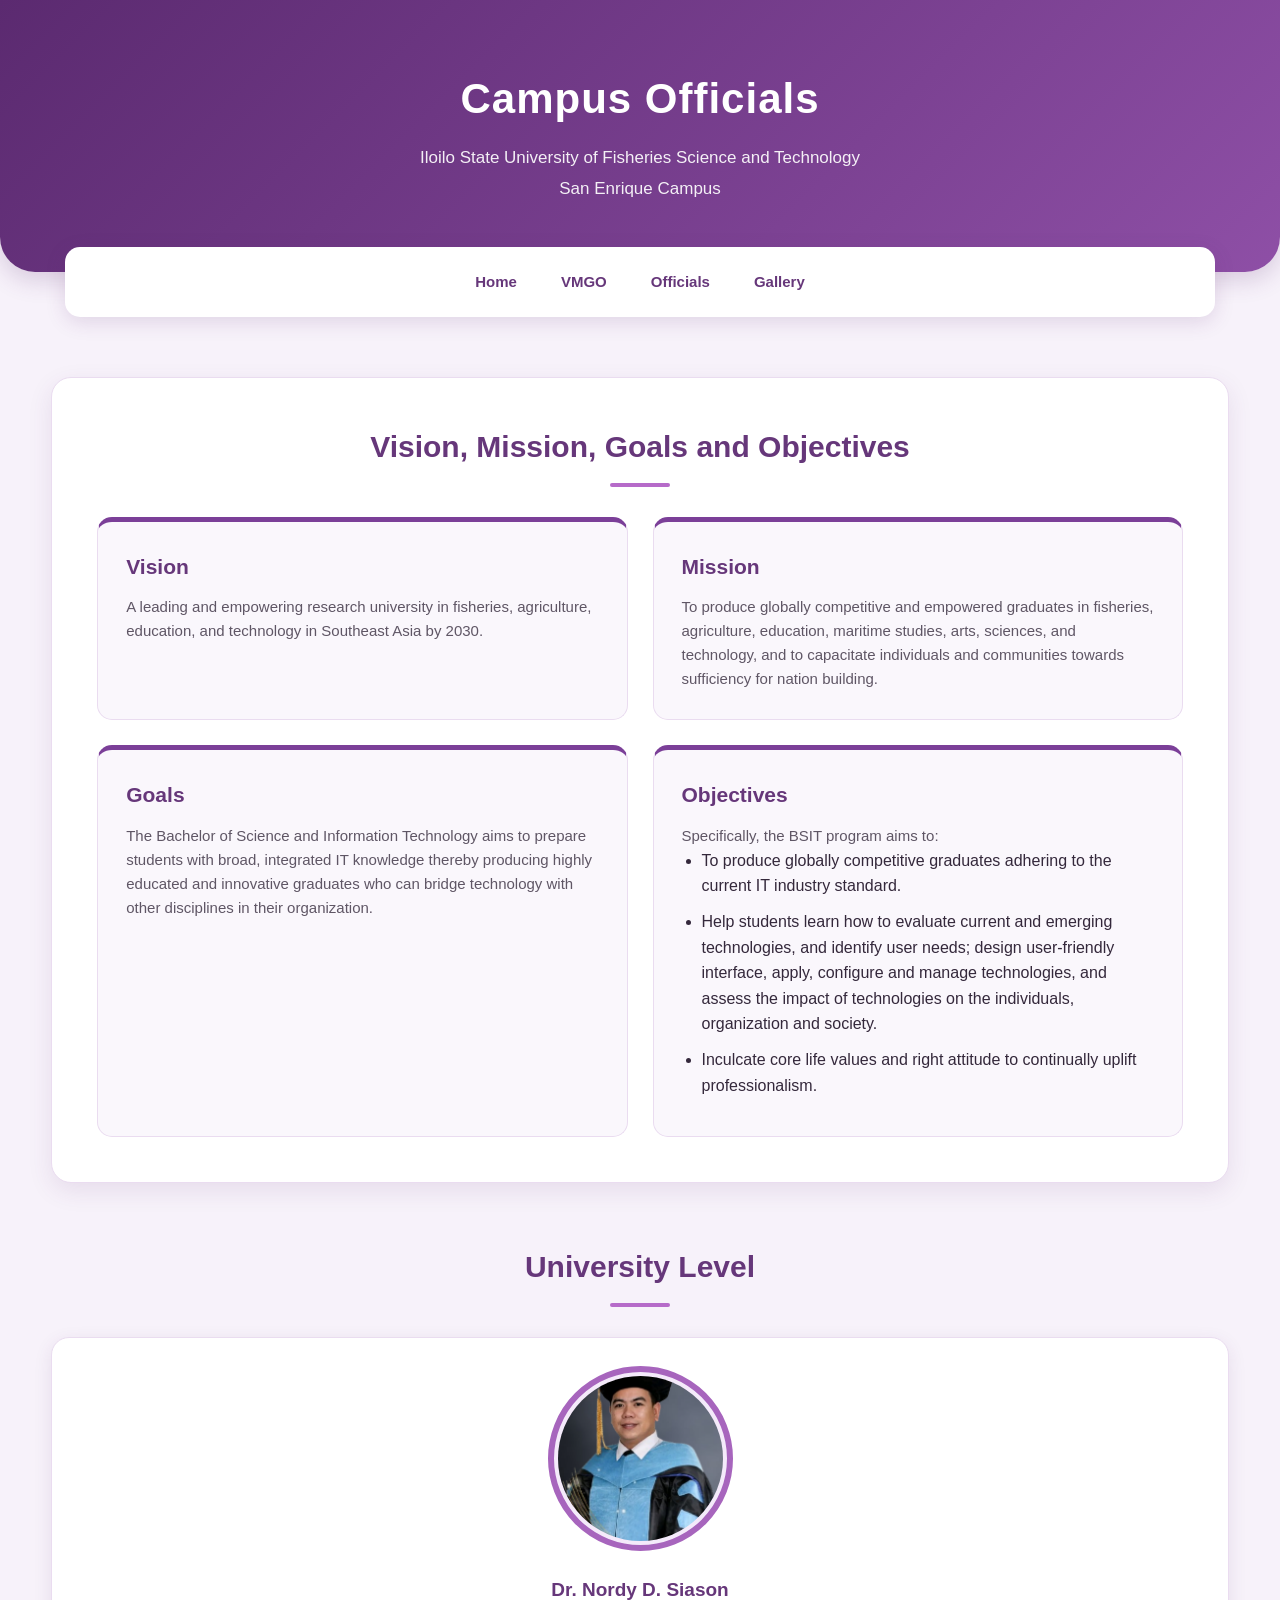
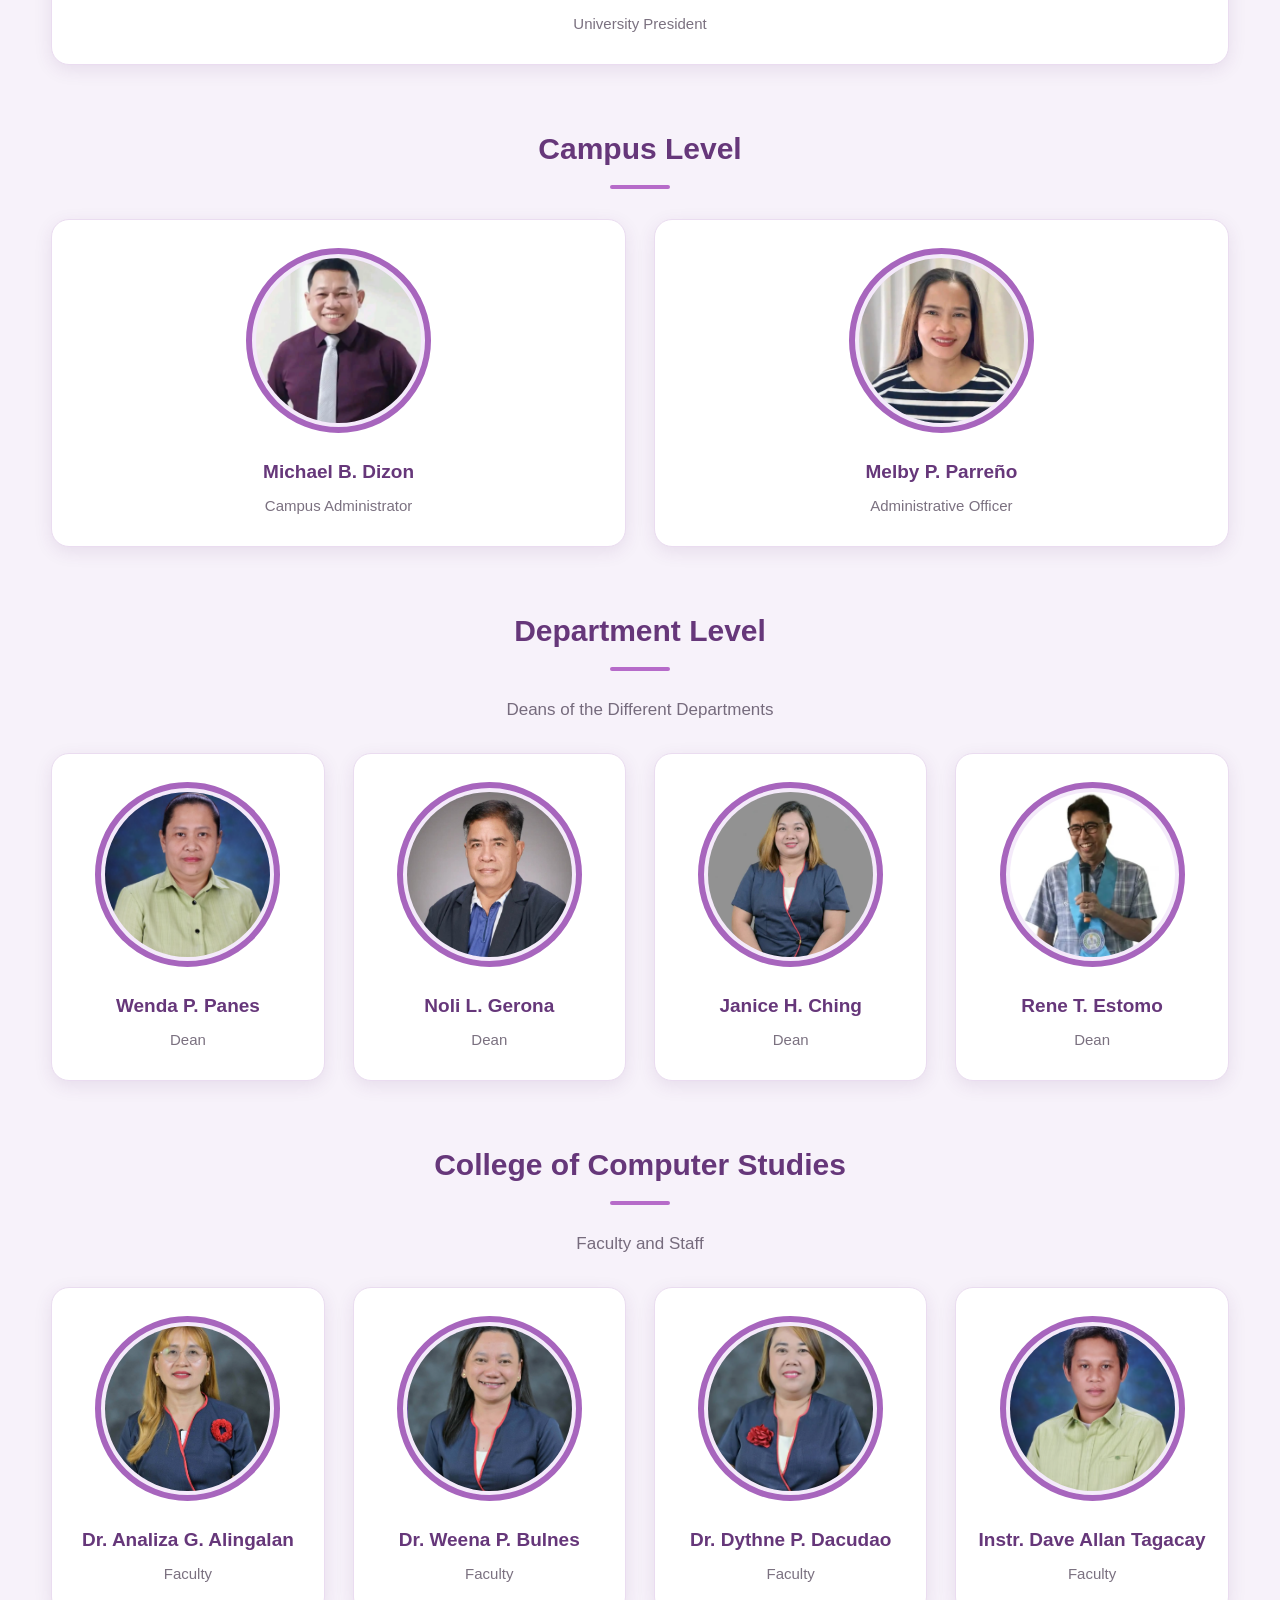
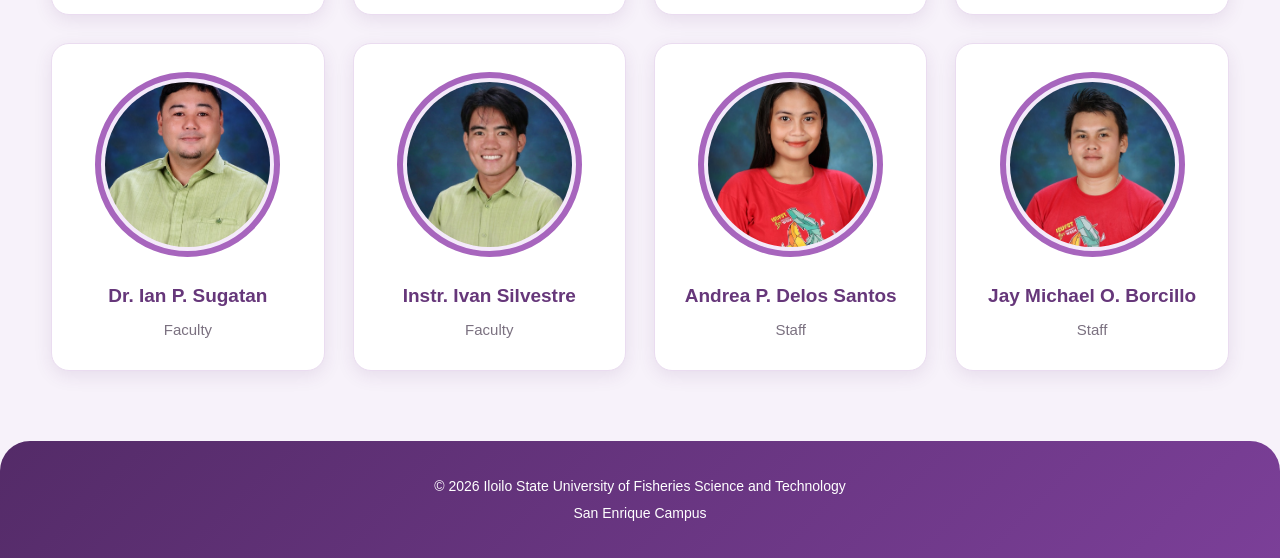
<file: index.html>
<!DOCTYPE html>
<html lang="en">

<head>

    <meta charset="UTF-8">

    <meta name="viewport" content="width=device-width, initial-scale=1.0">

    <title>ISUFST San Enrique Campus</title>

    <link rel="stylesheet" href="style.css">

</head>

<body>


    <!-- ========================================
         HEADER
    ========================================= -->

    <header id="home">

        <h1>Campus Officials</h1>

        <p>
            Iloilo State University of Fisheries Science and Technology
        </p>

        <p>
            San Enrique Campus
        </p>

    </header>


    <!-- ========================================
         NAVIGATION
    ========================================= -->

    <nav class="navbar">

        <a href="#home">Home</a>

        <a href="#vmgo">VMGO</a>

        <a href="#officials">Officials</a>

        <a href="event.html">Gallery</a>

    </nav>


    <!-- ========================================
         VMGO
    ========================================= -->

    <section class="vmgo-section" id="vmgo">

        <h2>
            Vision, Mission, Goals and Objectives
        </h2>


        <div class="vmgo-container">


            <!-- VISION -->

            <div class="vmgo-card">

                <h3>Vision</h3>

                <p>
                    A leading and empowering research university in
                    fisheries, agriculture, education, and technology
                    in Southeast Asia by 2030.
                </p>

            </div>


            <!-- MISSION -->

            <div class="vmgo-card">

                <h3>Mission</h3>

                <p>
                    To produce globally competitive and empowered
                    graduates in fisheries, agriculture, education,
                    maritime studies, arts, sciences, and technology,
                    and to capacitate individuals and communities
                    towards sufficiency for nation building.
                </p>

            </div>


            <!-- GOALS -->

            <div class="vmgo-card">

                <h3>Goals</h3>

                <p>
                    The Bachelor of Science and Information Technology
                    aims to prepare students with broad, integrated IT
                    knowledge thereby producing highly educated and
                    innovative graduates who can bridge technology
                    with other disciplines in their organization.
                </p>

            </div>


            <!-- OBJECTIVES -->

            <div class="vmgo-card">

                <h3>Objectives</h3>

                <p>
                    Specifically, the BSIT program aims to:
                </p>

                <ul>

                    <li>
                        To produce globally competitive graduates
                        adhering to the current IT industry standard.
                    </li>

                    <li>
                        Help students learn how to evaluate current
                        and emerging technologies, and identify user
                        needs; design user-friendly interface, apply,
                        configure and manage technologies, and assess
                        the impact of technologies on the individuals,
                        organization and society.
                    </li>

                    <li>
                        Inculcate core life values and right attitude
                        to continually uplift professionalism.
                    </li>

                </ul>

            </div>


        </div>

    </section>


    <!-- ========================================
         OFFICIALS
    ========================================= -->

    <section id="officials">

        <h2>University Level</h2>


        <div class="officials">


            <!-- UNIVERSITY PRESIDENT -->

            <div class="official">

                <img
                    src="DrSiason.png"
                    alt="Dr. Nordy D. Siason"
                >

                <h3>
                    Dr. Nordy D. Siason
                </h3>

                <p class="position">
                    University President
                </p>

            </div>


        </div>

    </section>


    <!-- ========================================
         CAMPUS LEVEL
    ========================================= -->

    <section>

        <h2>Campus Level</h2>


        <div class="officials">


            <!-- CAMPUS ADMINISTRATOR -->

            <div class="official">

                <img
                    src="campusad.png"
                    alt="Michael B. Dizon"
                >

                <h3>
                    Michael B. Dizon
                </h3>

                <p class="position">
                    Campus Administrator
                </p>

            </div>


            <!-- ADMINISTRATIVE OFFICER -->

            <div class="official">

                <img
                    src="administrative-officer.jpg"
                    alt="Melby P. Parreño"
                >

                <h3>
                    Melby P. Parreño
                </h3>

                <p class="position">
                    Administrative Officer
                </p>

            </div>


        </div>

    </section>


    <!-- ========================================
         DEPARTMENT LEVEL
    ========================================= -->

    <section>

        <h2>Department Level</h2>

        <p class="subheading">
            Deans of the Different Departments
        </p>


        <div class="officials">


            <!-- DEAN 1 -->

            <div class="official">

                <img
                    src="dean-1.png"
                    alt="Wenda P. Panes"
                >

                <h3>
                    Wenda P. Panes
                </h3>

                <p class="position">
                    Dean
                </p>

            </div>


            <!-- DEAN 2 -->

            <div class="official">

                <img
                    src="dean-2.jpg"
                    alt="Noli L. Gerona"
                >

                <h3>
                    Noli L. Gerona
                </h3>

                <p class="position">
                    Dean
                </p>

            </div>


            <!-- DEAN 3 -->

            <div class="official">

                <img
                    src="dean-3.jpg"
                    alt="Janice H. Ching"
                >

                <h3>
                    Janice H. Ching
                </h3>

                <p class="position">
                    Dean
                </p>

            </div>


            <!-- DEAN 4 -->

            <div class="official">

                <img
                    src="dean-4.jpg"
                    alt="Rene T. Estomo"
                >

                <h3>
                    Rene T. Estomo
                </h3>

                <p class="position">
                    Dean
                </p>

            </div>


        </div>

    </section>


    <!-- ========================================
         CCS FACULTY AND STAFF
    ========================================= -->

    <section>

        <h2>
            College of Computer Studies
        </h2>

        <p class="subheading">
            Faculty and Staff
        </p>


        <div class="officials">


            <!-- FACULTY 1 -->

            <div class="official">

                <img
                    src="faculty-1.png"
                    alt="Dr. Analiza G. Alingalan"
                >

                <h3>
                    Dr. Analiza G. Alingalan
                </h3>

                <p class="position">
                    Faculty
                </p>

            </div>


            <!-- FACULTY 2 -->

            <div class="official">

                <img
                    src="faculty-2.png"
                    alt="Dr. Weena P. Bulnes"
                >

                <h3>
                    Dr. Weena P. Bulnes
                </h3>

                <p class="position">
                    Faculty
                </p>

            </div>


            <!-- FACULTY 3 -->

            <div class="official">

                <img
                    src="faculty-3.png"
                    alt="Dr. Dythne P. Dacudao"
                >

                <h3>
                    Dr. Dythne P. Dacudao
                </h3>

                <p class="position">
                    Faculty
                </p>

            </div>


            <!-- FACULTY 4 -->

            <div class="official">

                <img
                    src="faculty-4.png"
                    alt="Instr. Dave Allan Tagacay"
                >

                <h3>
                    Instr. Dave Allan Tagacay
                </h3>

                <p class="position">
                    Faculty
                </p>

            </div>


            <!-- FACULTY 5 -->

            <div class="official">

                <img
                    src="faculty-5.png"
                    alt="Dr. Ian P. Sugatan"
                >

                <h3>
                    Dr. Ian P. Sugatan
                </h3>

                <p class="position">
                    Faculty
                </p>

            </div>


            <!-- FACULTY 6 -->

            <div class="official">

                <img
                    src="faculty-6.png"
                    alt="Instr. Ivan Silvestre"
                >

                <h3>
                    Instr. Ivan Silvestre
                </h3>

                <p class="position">
                    Faculty
                </p>

            </div>


            <!-- STAFF 1 -->

            <div class="official">

                <img
                    src="staff-1.png"
                    alt="Andrea P. Delos Santos"
                >

                <h3>
                    Andrea P. Delos Santos
                </h3>

                <p class="position">
                    Staff
                </p>

            </div>


            <!-- STAFF 2 -->

            <div class="official">

                <img
                    src="staff-2.png"
                    alt="Jay Michael O. Borcillo"
                >

                <h3>
                    Jay Michael O. Borcillo
                </h3>

                <p class="position">
                    Staff
                </p>

            </div>


        </div>

    </section>


    <!-- ========================================
         FOOTER
    ========================================= -->

    <footer>

        <p>
            © 2026 Iloilo State University of Fisheries Science and Technology
        </p>

        <p>
            San Enrique Campus
        </p>

    </footer>


</body>

</html>
</file>
<file: style.css>
/* ========================================
   GENERAL
======================================== */

* {
    margin: 0;
    padding: 0;
    box-sizing: border-box;
}

html {
    scroll-behavior: smooth;
}

body {
    font-family: "Segoe UI", Arial, sans-serif;
    background: #f7f2fa;
    color: #34283b;
    line-height: 1.6;
}


/* ========================================
   HEADER
======================================== */

header {
    background: linear-gradient(135deg, #5b2a70, #8e4fa6);
    color: white;
    text-align: center;
    padding: 65px 20px;

    border-bottom-left-radius: 35px;
    border-bottom-right-radius: 35px;

    box-shadow: 0 8px 25px rgba(91, 42, 112, 0.2);
}

header h1 {
    font-size: 42px;
    margin-bottom: 12px;
    letter-spacing: 1px;
}

header p {
    font-size: 17px;
    margin: 4px 0;
    opacity: 0.92;
}


/* ========================================
   NAVIGATION
======================================== */

.navbar {
    width: 92%;
    max-width: 1150px;

    margin: -25px auto 0;

    background: white;

    display: flex;
    justify-content: center;
    align-items: center;

    gap: 8px;
    padding: 12px 18px;

    position: sticky;
    top: 15px;

    z-index: 1000;

    border-radius: 15px;

    box-shadow: 0 5px 20px rgba(91, 42, 112, 0.15);
}

.navbar a {
    color: #66377a;

    text-decoration: none;

    font-size: 15px;
    font-weight: 600;

    padding: 11px 18px;

    border-radius: 9px;

    transition: all 0.3s ease;
}

.navbar a:hover {
    background: #7b3f98;
    color: white;

    transform: translateY(-2px);
}


/* ========================================
   SECTIONS
======================================== */

section {
    width: 92%;
    max-width: 1200px;

    margin: 60px auto;
}

section h2 {
    text-align: center;

    color: #66377a;

    font-size: 30px;

    margin-bottom: 12px;
}

section h2::after {
    content: "";

    display: block;

    width: 60px;
    height: 4px;

    background: #b66bc9;

    margin: 12px auto 25px;

    border-radius: 20px;
}

.subheading {
    text-align: center;

    color: #766b7d;

    font-size: 17px;

    font-weight: normal;

    margin-bottom: 30px;
}


/* ========================================
   VMGO
======================================== */

.vmgo-section {
    background: white;

    width: 92%;
    max-width: 1200px;

    padding: 45px;

    border-radius: 20px;

    box-shadow: 0 8px 25px rgba(91, 42, 112, 0.1);

    border: 1px solid #eadcf0;
}

.vmgo-container {
    display: grid;

    grid-template-columns: repeat(2, 1fr);

    gap: 25px;

    margin-top: 30px;
}

.vmgo-card {
    background: #faf7fc;

    padding: 28px;

    border-radius: 15px;

    border: 1px solid #eadcf0;

    border-top: 5px solid #7b3f98;

    transition: all 0.3s ease;
}

.vmgo-card:hover {
    transform: translateY(-6px);

    box-shadow: 0 10px 25px rgba(91, 42, 112, 0.12);
}

.vmgo-card h3 {
    color: #66377a;

    font-size: 21px;

    margin-bottom: 12px;
}

.vmgo-card p {
    font-size: 15px;

    color: #5f5665;
}

.vmgo-card ul {
    padding-left: 20px;
}

.vmgo-card li {
    margin-bottom: 10px;
}


/* ========================================
   OFFICIALS
======================================== */

.officials {
    display: grid;

    grid-template-columns:
        repeat(auto-fit, minmax(230px, 1fr));

    gap: 28px;

    margin-top: 30px;
}

.official {
    background: white;

    text-align: center;

    padding: 28px 20px;

    border-radius: 18px;

    border: 1px solid #eadcf0;

    box-shadow:
        0 5px 18px rgba(91, 42, 112, 0.1);

    transition: all 0.3s ease;
}

.official:hover {
    transform: translateY(-8px);

    box-shadow:
        0 12px 28px rgba(91, 42, 112, 0.18);
}


/* ========================================
   OFFICIAL IMAGE
======================================== */

.official img {
    width: 185px;

    height: 185px;

    object-fit: cover;

    object-position: center;

    border-radius: 50%;

    border: 6px solid #a765bd;

    padding: 4px;

    background: #f4eafa;

    margin-bottom: 16px;
}


/* ========================================
   OFFICIAL NAME
======================================== */

.official h3 {
    color: #66377a;

    font-size: 19px;

    margin-bottom: 7px;
}


/* ========================================
   POSITION
======================================== */

.position {
    color: #7b7180;

    font-size: 15px;
}


/* ========================================
   EVENT SECTION
======================================== */

.event-section {
    width: 92%;

    max-width: 1200px;

    margin: 60px auto;

    background: white;

    padding: 45px;

    border-radius: 20px;

    box-shadow:
        0 8px 25px rgba(91, 42, 112, 0.1);
}

.event-section h2 {
    text-align: center;

    color: #66377a;

    font-size: 30px;

    margin-bottom: 10px;
}

.event-description {
    text-align: center;

    color: #716777;

    font-size: 16px;

    margin-bottom: 35px;
}


/* ========================================
   EVENT GRID
======================================== */

.event-gallery {
    display: grid;

    grid-template-columns:
        repeat(3, 1fr);

    gap: 28px;
}


/* ========================================
   EVENT CARD
======================================== */

.event-card {
    background-color: #faf7fc;

    border-radius: 16px;

    overflow: hidden;

    border: 1px solid #eadcf0;

    box-shadow:
        0 5px 15px rgba(91, 42, 112, 0.1);

    transition: all 0.3s ease;
}

.event-card:hover {
    transform: translateY(-8px);

    box-shadow:
        0 12px 25px rgba(91, 42, 112, 0.17);
}


/* ========================================
   EVENT IMAGE
======================================== */

.event-card img {
    width: 100%;

    height: 250px;

    object-fit: cover;

    object-position: center;

    display: block;

    background: #eee4f3;
}


/* ========================================
   EVENT INFORMATION
======================================== */

.event-info {
    padding: 22px;

    text-align: center;
}

.event-info h3 {
    color: #66377a;

    font-size: 20px;

    margin-bottom: 8px;
}

.event-info p {
    color: #716777;

    font-size: 14px;

    line-height: 1.6;
}


/* ========================================
   MEDIA TITLES
======================================== */

.media-title {
    color: #66377a;

    text-align: center;

    font-size: 23px;

    margin-top: 35px;

    margin-bottom: 22px;
}


/* ========================================
   PHOTO GALLERY
======================================== */

.photo-gallery {
    display: grid;

    grid-template-columns:
        repeat(3, 1fr);

    gap: 25px;

    margin-bottom: 40px;
}


/* ========================================
   PHOTO CARD
======================================== */

.photo-card {
    background-color: white;

    border-radius: 16px;

    overflow: hidden;

    text-align: center;

    border: 1px solid #eadcf0;

    box-shadow:
        0 5px 15px rgba(91, 42, 112, 0.1);

    transition: all 0.3s ease;
}

.photo-card:hover {
    transform: translateY(-7px);

    box-shadow:
        0 12px 25px rgba(91, 42, 112, 0.17);
}


/* ========================================
   PHOTO
======================================== */

.photo-card img {
    width: 100%;

    height: 250px;

    object-fit: cover;

    object-position: center;

    display: block;

    background: #eee4f3;
}


/* ========================================
   PHOTO TITLE
======================================== */

.photo-card h3 {
    color: #66377a;

    font-size: 18px;

    padding: 16px;
}


/* ========================================
   VIDEO GALLERY
======================================== */

.video-gallery {
    display: grid;

    grid-template-columns:
        repeat(2, 1fr);

    gap: 30px;

    margin-bottom: 50px;
}


/* ========================================
   VIDEO CARD
======================================== */

.video-card {
    background-color: white;

    border-radius: 16px;

    overflow: hidden;

    border: 1px solid #eadcf0;

    box-shadow:
        0 5px 15px rgba(91, 42, 112, 0.1);

    transition: all 0.3s ease;
}

.video-card:hover {
    transform: translateY(-7px);

    box-shadow:
        0 12px 25px rgba(91, 42, 112, 0.17);
}


/* ========================================
   VIDEO
======================================== */

.video-card video {
    width: 100%;

    height: 300px;

    display: block;

    background-color: #2f1838;
}


/* ========================================
   VIDEO INFO
======================================== */

.video-info {
    padding: 22px;

    text-align: center;
}

.video-info h3 {
    color: #66377a;

    font-size: 20px;

    margin-bottom: 8px;
}

.video-info p {
    color: #716777;

    font-size: 14px;
}


/* ========================================
   FOOTER
======================================== */

footer {
    background: linear-gradient(
        135deg,
        #542b68,
        #7b3f98
    );

    color: white;

    text-align: center;

    padding: 30px 20px;

    margin-top: 70px;

    border-top-left-radius: 30px;

    border-top-right-radius: 30px;
}

footer p {
    margin: 4px 0;

    font-size: 14px;
}


/* ========================================
   RESPONSIVE - 1000px
======================================== */

@media (max-width: 1000px) {

    .vmgo-container {
        grid-template-columns: 1fr;
    }

    .event-gallery {
        grid-template-columns:
            repeat(2, 1fr);
    }
}


/* ========================================
   RESPONSIVE - 768px
======================================== */

@media (max-width: 768px) {

    header {
        padding: 50px 20px;
    }

    header h1 {
        font-size: 32px;
    }

    header p {
        font-size: 15px;
    }

    section {
        width: 92%;

        margin: 40px auto;
    }

    section h2 {
        font-size: 25px;
    }


    /* Navigation */

    .navbar {
        flex-wrap: wrap;

        padding: 10px;

        width: 95%;

        top: 8px;
    }

    .navbar a {
        font-size: 14px;

        padding: 8px 12px;
    }


    /* Officials */

    .official img {
        width: 165px;

        height: 165px;
    }


    /* Events */

    .event-section {
        width: 92%;

        padding: 30px 22px;
    }

}


/* ========================================
   RESPONSIVE - 600px
======================================== */

@media (max-width: 600px) {

    .event-gallery {
        grid-template-columns: 1fr;
    }

    .event-card img {
        height: 250px;
    }

    .photo-gallery {
        grid-template-columns: 1fr;
    }

    .video-gallery {
        grid-template-columns: 1fr;
    }
}


/* ========================================
   RESPONSIVE - 480px
======================================== */

@media (max-width: 480px) {

    header {
        padding: 40px 15px;

        border-bottom-left-radius: 25px;

        border-bottom-right-radius: 25px;
    }

    header h1 {
        font-size: 27px;
    }

    header p {
        font-size: 14px;
    }

    .navbar {
        gap: 5px;
    }

    .navbar a {
        font-size: 13px;

        padding: 7px 10px;
    }

    .officials {
        grid-template-columns: 1fr;
    }

    .official img {
        width: 155px;

        height: 155px;
    }

    .event-section {
        width: 92%;

        padding: 25px 18px;
    }

    .photo-card img {
        height: 280px;
    }

    .video-card video {
        height: 250px;
    }

    footer {
        padding: 25px 10px;
    }
}
</file>
